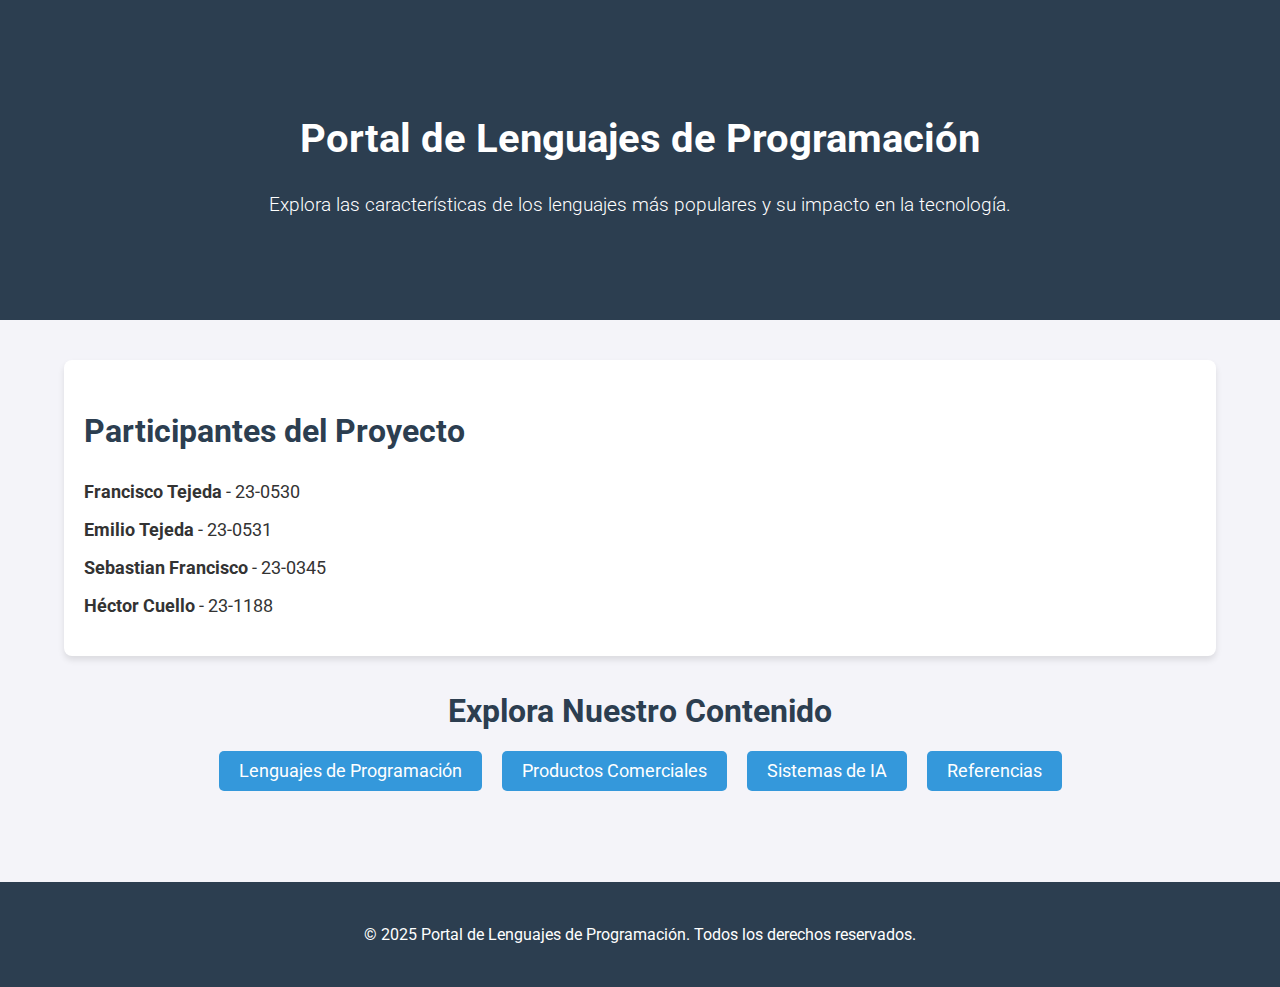
<file: index.html>
<!DOCTYPE html>
<html lang="es">
<head>
    <meta charset="UTF-8">
    <meta name="viewport" content="width=device-width, initial-scale=1.0">
    <title>Portal de Lenguajes de Programación</title>
    <link rel="stylesheet" href="css/styles.css">
    <link href="https://fonts.googleapis.com/css2?family=Roboto:wght@400;700&family=Open+Sans:wght@400;700&display=swap" rel="stylesheet">
</head>
<body>
    <header class="header">
        <div class="container">
            <h1>Portal de Lenguajes de Programación</h1>
            <p>Explora las características de los lenguajes más populares y su impacto en la tecnología.</p>
        </div>
    </header>
    <main class="main container">
        <section class="participantes">
            <h2>Participantes del Proyecto</h2>
            <ul>
                <li><strong>Francisco Tejeda</strong> - 23-0530</li>
                <li><strong>Emilio Tejeda</strong> - 23-0531</li>
                <li><strong>Sebastian Francisco</strong> - 23-0345</li>
                <li><strong>Héctor Cuello</strong> - 23-1188</li>
            </ul>
        </section>
        <nav class="navegacion">
            <h2>Explora Nuestro Contenido</h2>
            <ul>
                <li><a href="lenguajes.html">Lenguajes de Programación</a></li>
                <li><a href="productos.html">Productos Comerciales</a></li>
                <li><a href="ia-sistemas.html">Sistemas de IA</a></li>
                <li><a href="referencias.html">Referencias</a></li>
            </ul>
        </nav>
    </main>
    <footer class="footer">
        <div class="container">
            <p>&copy; 2025 Portal de Lenguajes de Programación. Todos los derechos reservados.</p>
        </div>
    </footer>
</body>
</html>
</file>
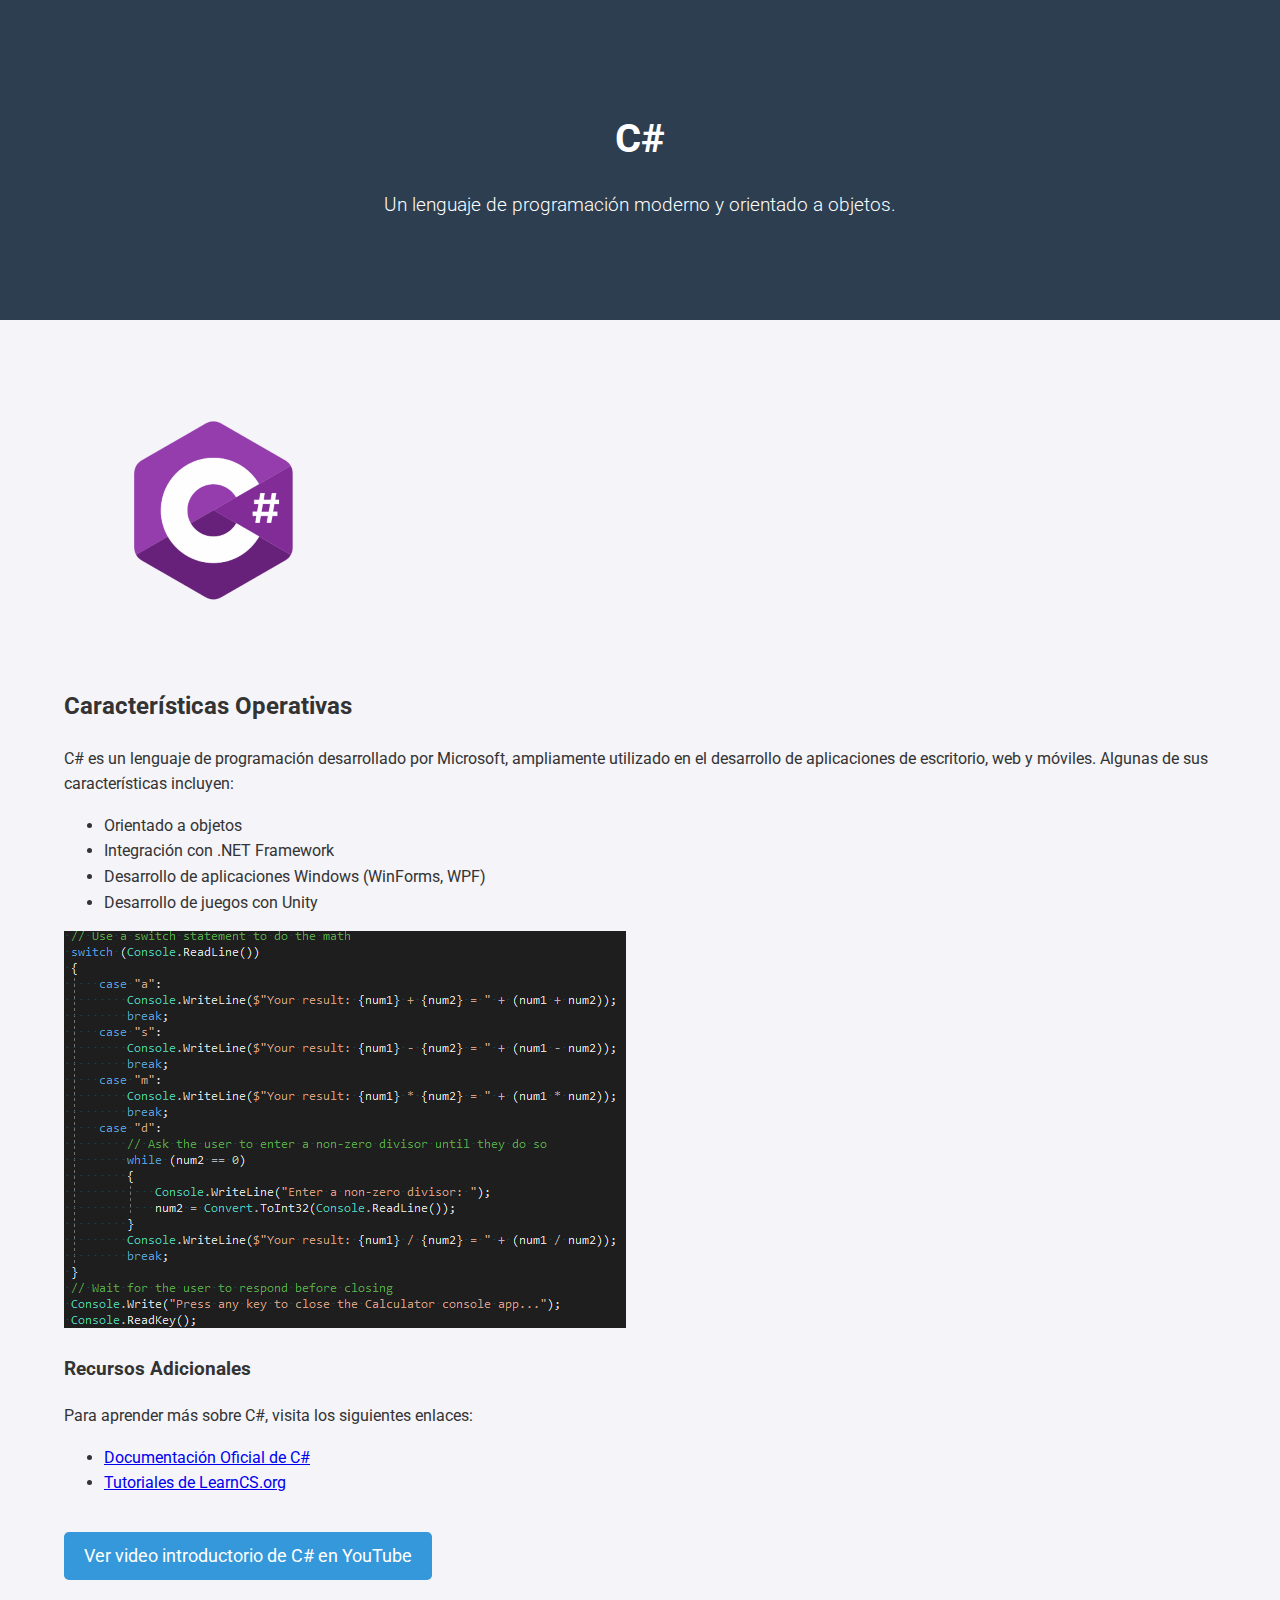
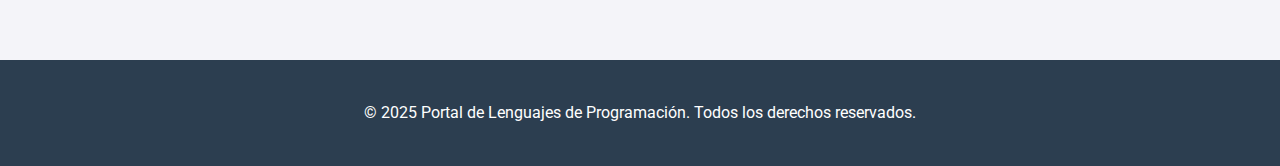
<file: csharp.html>
<!DOCTYPE html>
<html lang="es">
<head>
    <meta charset="UTF-8">
    <meta name="viewport" content="width=device-width, initial-scale=1.0">
    <title>C#</title>
    <link rel="stylesheet" href="css/styles.css">
    <link href="https://fonts.googleapis.com/css2?family=Roboto:wght@400;700&family=Open+Sans:wght@400;700&display=swap" rel="stylesheet">
</head>
<body>
    <header class="header">
        <div class="container">
            <h1>C#</h1>
            <p>Un lenguaje de programación moderno y orientado a objetos.</p>
        </div>
    </header>
    <main class="main container">
        <section class="lenguaje-detalle">
            <!-- Logo de C# -->
            <img src="img/logos/csharp-logo.png" alt="Logo de C#" class="lenguaje-logo">
            
            <h2>Características Operativas</h2>
            <p>C# es un lenguaje de programación desarrollado por Microsoft, ampliamente utilizado en el desarrollo de aplicaciones de escritorio, web y móviles. Algunas de sus características incluyen:</p>
            <ul>
                <li>Orientado a objetos</li>
                <li>Integración con .NET Framework</li>
                <li>Desarrollo de aplicaciones Windows (WinForms, WPF)</li>
                <li>Desarrollo de juegos con Unity</li>
            </ul>
            
            <!-- Captura de código en C# -->
            <img src="img/screenshots/csharp-code.jpg" alt="Código en C#" class="lenguaje-screenshot">
            
            <h3>Recursos Adicionales</h3>
            <p>Para aprender más sobre C#, visita los siguientes enlaces:</p>
            <ul>
                <li><a href="https://docs.microsoft.com/en-us/dotnet/csharp/" target="_blank">Documentación Oficial de C#</a></li>
                <li><a href="https://www.learncs.org" target="_blank">Tutoriales de LearnCS.org</a></li>
            </ul>
            
            <!-- Botón para ver el video en YouTube -->
            <a href="https://www.youtube.com/watch?v=owLCcaJM1uM" target="_blank" class="video-link">
                Ver video introductorio de C# en YouTube
            </a>
        </section>
    </main>
    <footer class="footer">
        <div class="container">
            <p>&copy; 2025 Portal de Lenguajes de Programación. Todos los derechos reservados.</p>
        </div>
    </footer>
</body>
</html>
</file>
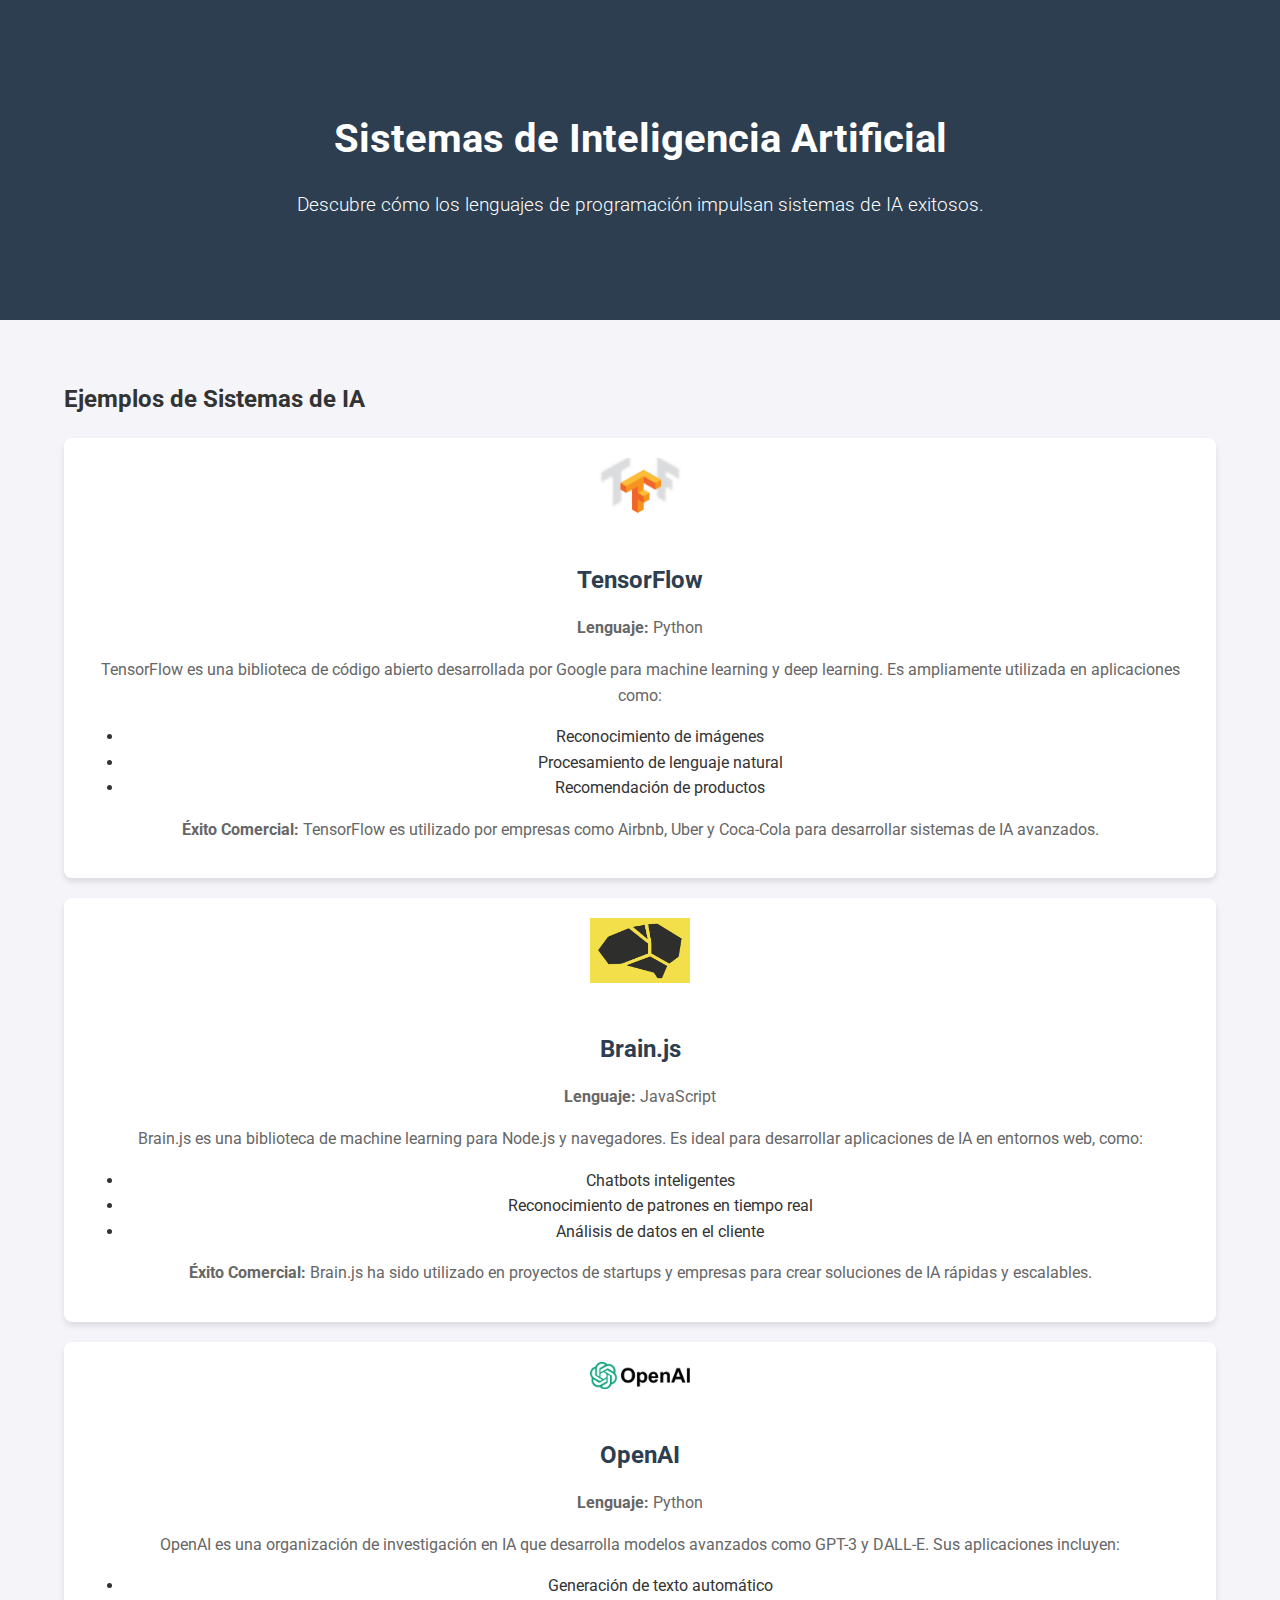
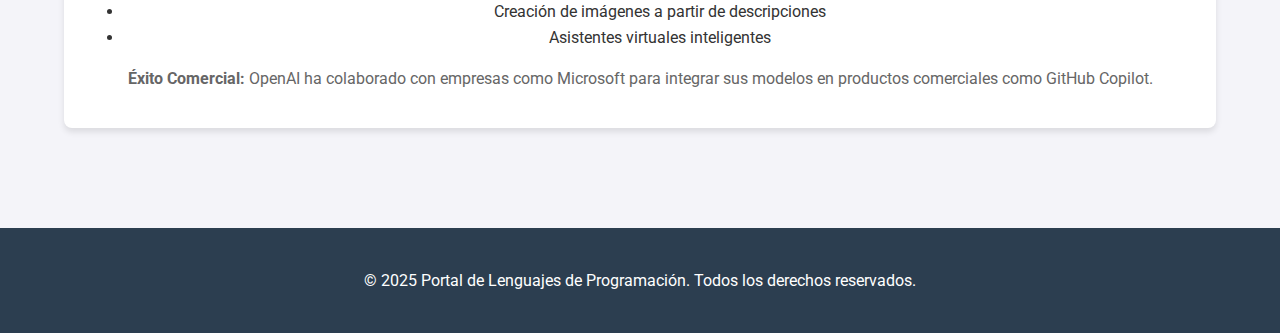
<file: ia-sistemas.html>
<!DOCTYPE html>
<html lang="es">
<head>
    <meta charset="UTF-8">
    <meta name="viewport" content="width=device-width, initial-scale=1.0">
    <title>Sistemas de IA</title>
    <link rel="stylesheet" href="css/styles.css">
    <link href="https://fonts.googleapis.com/css2?family=Roboto:wght@400;700&family=Open+Sans:wght@400;700&display=swap" rel="stylesheet">
</head>
<body>
    <header class="header">
        <div class="container">
            <h1>Sistemas de Inteligencia Artificial</h1>
            <p>Descubre cómo los lenguajes de programación impulsan sistemas de IA exitosos.</p>
        </div>
    </header>
    <main class="main container">
        <section class="ia-sistemas">
            <h2>Ejemplos de Sistemas de IA</h2>
            <div class="ia-grid">
                <!-- TensorFlow -->
                <div class="ia-card">
                    <img src="img/ia/tensorflow.png" alt="TensorFlow Logo" class="ia-logo">
                    <h3>TensorFlow</h3>
                    <p><strong>Lenguaje:</strong> Python</p>
                    <p>TensorFlow es una biblioteca de código abierto desarrollada por Google para machine learning y deep learning. Es ampliamente utilizada en aplicaciones como:</p>
                    <ul>
                        <li>Reconocimiento de imágenes</li>
                        <li>Procesamiento de lenguaje natural</li>
                        <li>Recomendación de productos</li>
                    </ul>
                    <p><strong>Éxito Comercial:</strong> TensorFlow es utilizado por empresas como Airbnb, Uber y Coca-Cola para desarrollar sistemas de IA avanzados.</p>
                </div>
                <!-- Brain.js -->
                <div class="ia-card">
                    <img src="img/ia/brainjs.png" alt="Brain.js Logo" class="ia-logo">
                    <h3>Brain.js</h3>
                    <p><strong>Lenguaje:</strong> JavaScript</p>
                    <p>Brain.js es una biblioteca de machine learning para Node.js y navegadores. Es ideal para desarrollar aplicaciones de IA en entornos web, como:</p>
                    <ul>
                        <li>Chatbots inteligentes</li>
                        <li>Reconocimiento de patrones en tiempo real</li>
                        <li>Análisis de datos en el cliente</li>
                    </ul>
                    <p><strong>Éxito Comercial:</strong> Brain.js ha sido utilizado en proyectos de startups y empresas para crear soluciones de IA rápidas y escalables.</p>
                </div>
                <!-- OpenAI -->
                <div class="ia-card">
                    <img src="img/ia/openai.png" alt="OpenAI Logo" class="ia-logo">
                    <h3>OpenAI</h3>
                    <p><strong>Lenguaje:</strong> Python</p>
                    <p>OpenAI es una organización de investigación en IA que desarrolla modelos avanzados como GPT-3 y DALL-E. Sus aplicaciones incluyen:</p>
                    <ul>
                        <li>Generación de texto automático</li>
                        <li>Creación de imágenes a partir de descripciones</li>
                        <li>Asistentes virtuales inteligentes</li>
                    </ul>
                    <p><strong>Éxito Comercial:</strong> OpenAI ha colaborado con empresas como Microsoft para integrar sus modelos en productos comerciales como GitHub Copilot.</p>
                </div>
            </div>
        </section>
    </main>
    <footer class="footer">
        <div class="container">
            <p>&copy; 2025 Portal de Lenguajes de Programación. Todos los derechos reservados.</p>
        </div>
    </footer>
</body>
</html>
</file>
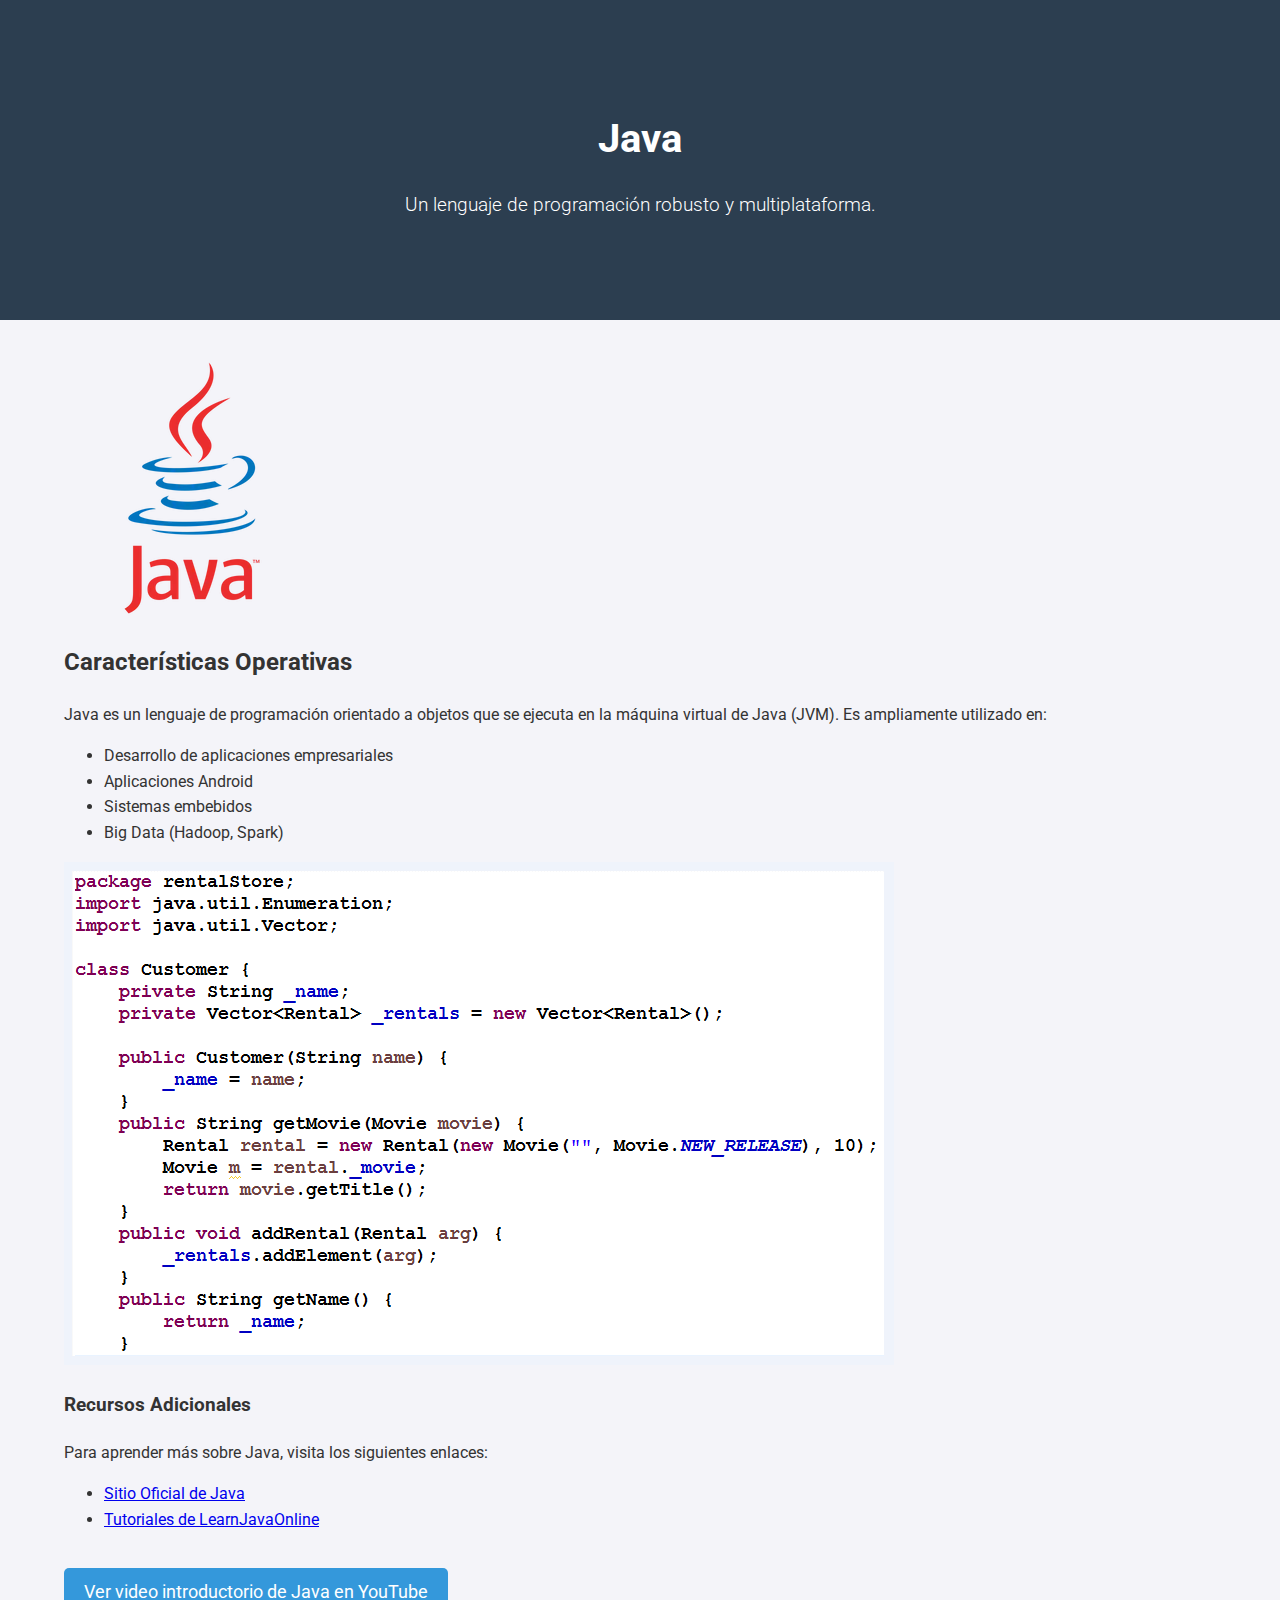
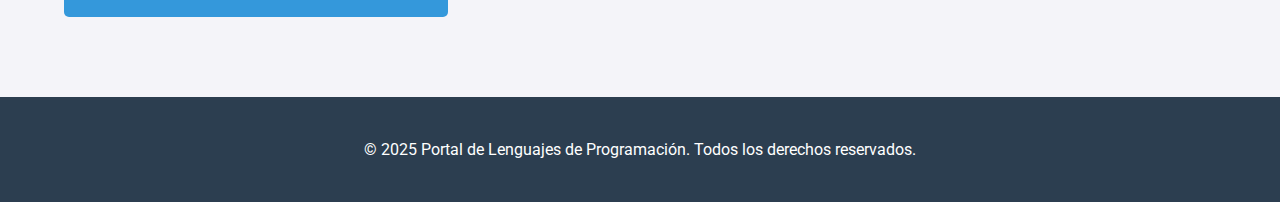
<file: java.html>
<!DOCTYPE html>
<html lang="es">
<head>
    <meta charset="UTF-8">
    <meta name="viewport" content="width=device-width, initial-scale=1.0">
    <title>Java</title>
    <link rel="stylesheet" href="css/styles.css">
    <link href="https://fonts.googleapis.com/css2?family=Roboto:wght@400;700&family=Open+Sans:wght@400;700&display=swap" rel="stylesheet">
</head>
<body>
    <header class="header">
        <div class="container">
            <h1>Java</h1>
            <p>Un lenguaje de programación robusto y multiplataforma.</p>
        </div>
    </header>
    <main class="main container">
        <section class="lenguaje-detalle">
            <!-- Logo de Java -->
            <img src="img/logos/java-logo.png" alt="Logo de Java" class="lenguaje-logo">
            
            <h2>Características Operativas</h2>
            <p>Java es un lenguaje de programación orientado a objetos que se ejecuta en la máquina virtual de Java (JVM). Es ampliamente utilizado en:</p>
            <ul>
                <li>Desarrollo de aplicaciones empresariales</li>
                <li>Aplicaciones Android</li>
                <li>Sistemas embebidos</li>
                <li>Big Data (Hadoop, Spark)</li>
            </ul>
            
            <!-- Captura de código en Java -->
            <img src="img/screenshots/java-code.jpg" alt="Código en Java" class="lenguaje-screenshot">
            
            <h3>Recursos Adicionales</h3>
            <p>Para aprender más sobre Java, visita los siguientes enlaces:</p>
            <ul>
                <li><a href="https://www.java.com" target="_blank">Sitio Oficial de Java</a></li>
                <li><a href="https://www.learnjavaonline.org" target="_blank">Tutoriales de LearnJavaOnline</a></li>
            </ul>
            
            <!-- Botón para ver el video en YouTube -->
            <a href="https://www.youtube.com/watch?v=E8weQyNVWug" target="_blank" class="video-link">
                Ver video introductorio de Java en YouTube
            </a>
        </section>
    </main>
    <footer class="footer">
        <div class="container">
            <p>&copy; 2025 Portal de Lenguajes de Programación. Todos los derechos reservados.</p>
        </div>
    </footer>
</body>
</html>
</file>
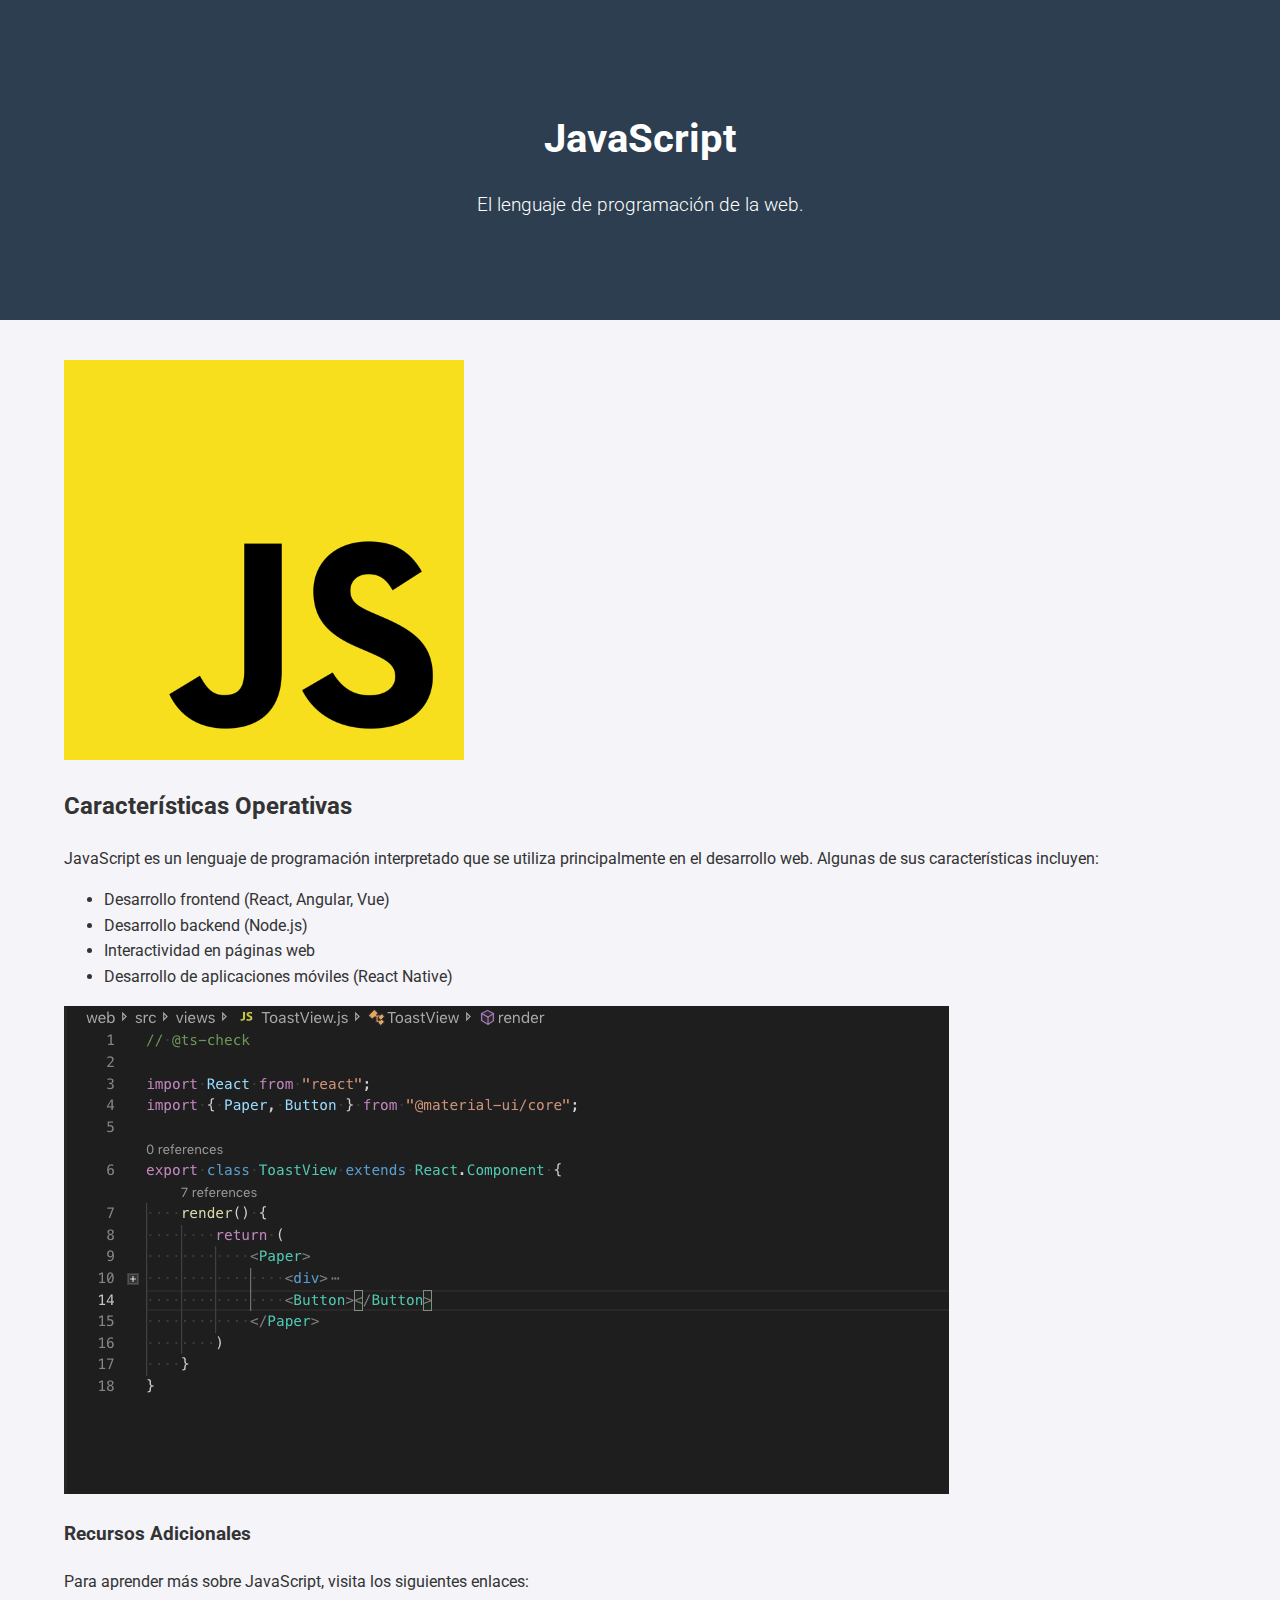
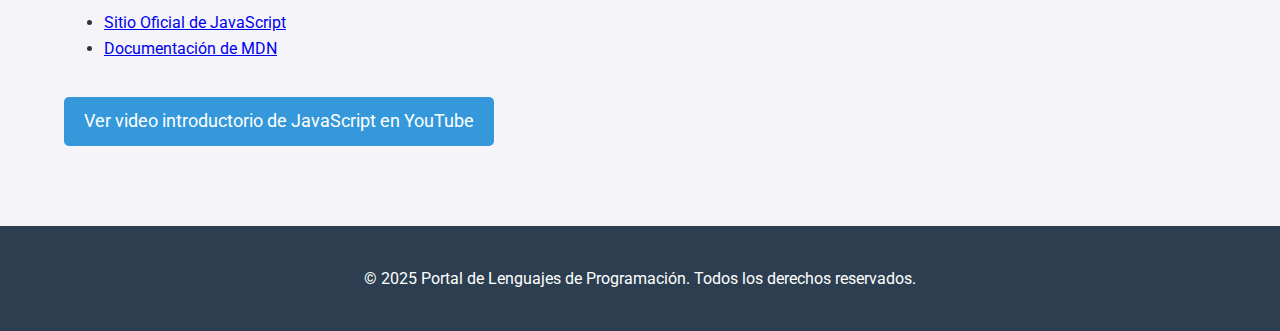
<file: javascript.html>
<!DOCTYPE html>
<html lang="es">
<head>
    <meta charset="UTF-8">
    <meta name="viewport" content="width=device-width, initial-scale=1.0">
    <title>JavaScript</title>
    <link rel="stylesheet" href="css/styles.css">
    <link href="https://fonts.googleapis.com/css2?family=Roboto:wght@400;700&family=Open+Sans:wght@400;700&display=swap" rel="stylesheet">
</head>
<body>
    <header class="header">
        <div class="container">
            <h1>JavaScript</h1>
            <p>El lenguaje de programación de la web.</p>
        </div>
    </header>
    <main class="main container">
        <section class="lenguaje-detalle">
            <!-- Logo de JavaScript -->
            <img src="img/logos/javascript-logo.png" alt="Logo de JavaScript" class="lenguaje-logo">
            
            <h2>Características Operativas</h2>
            <p>JavaScript es un lenguaje de programación interpretado que se utiliza principalmente en el desarrollo web. Algunas de sus características incluyen:</p>
            <ul>
                <li>Desarrollo frontend (React, Angular, Vue)</li>
                <li>Desarrollo backend (Node.js)</li>
                <li>Interactividad en páginas web</li>
                <li>Desarrollo de aplicaciones móviles (React Native)</li>
            </ul>
            
            <!-- Captura de código en JavaScript -->
            <img src="img/screenshots/javascript-code.jpg" alt="Código en JavaScript" class="lenguaje-screenshot">
            
            <h3>Recursos Adicionales</h3>
            <p>Para aprender más sobre JavaScript, visita los siguientes enlaces:</p>
            <ul>
                <li><a href="https://www.javascript.com" target="_blank">Sitio Oficial de JavaScript</a></li>
                <li><a href="https://developer.mozilla.org/en-US/docs/Web/JavaScript" target="_blank">Documentación de MDN</a></li>
            </ul>
            
            <!-- Botón para ver el video en YouTube -->
            <a href="https://www.youtube.com/watch?v=04T_Zj0PBOc" target="_blank" class="video-link">
                Ver video introductorio de JavaScript en YouTube
            </a>
        </section>
    </main>
    <footer class="footer">
        <div class="container">
            <p>&copy; 2025 Portal de Lenguajes de Programación. Todos los derechos reservados.</p>
        </div>
    </footer>
</body>
</html>
</file>
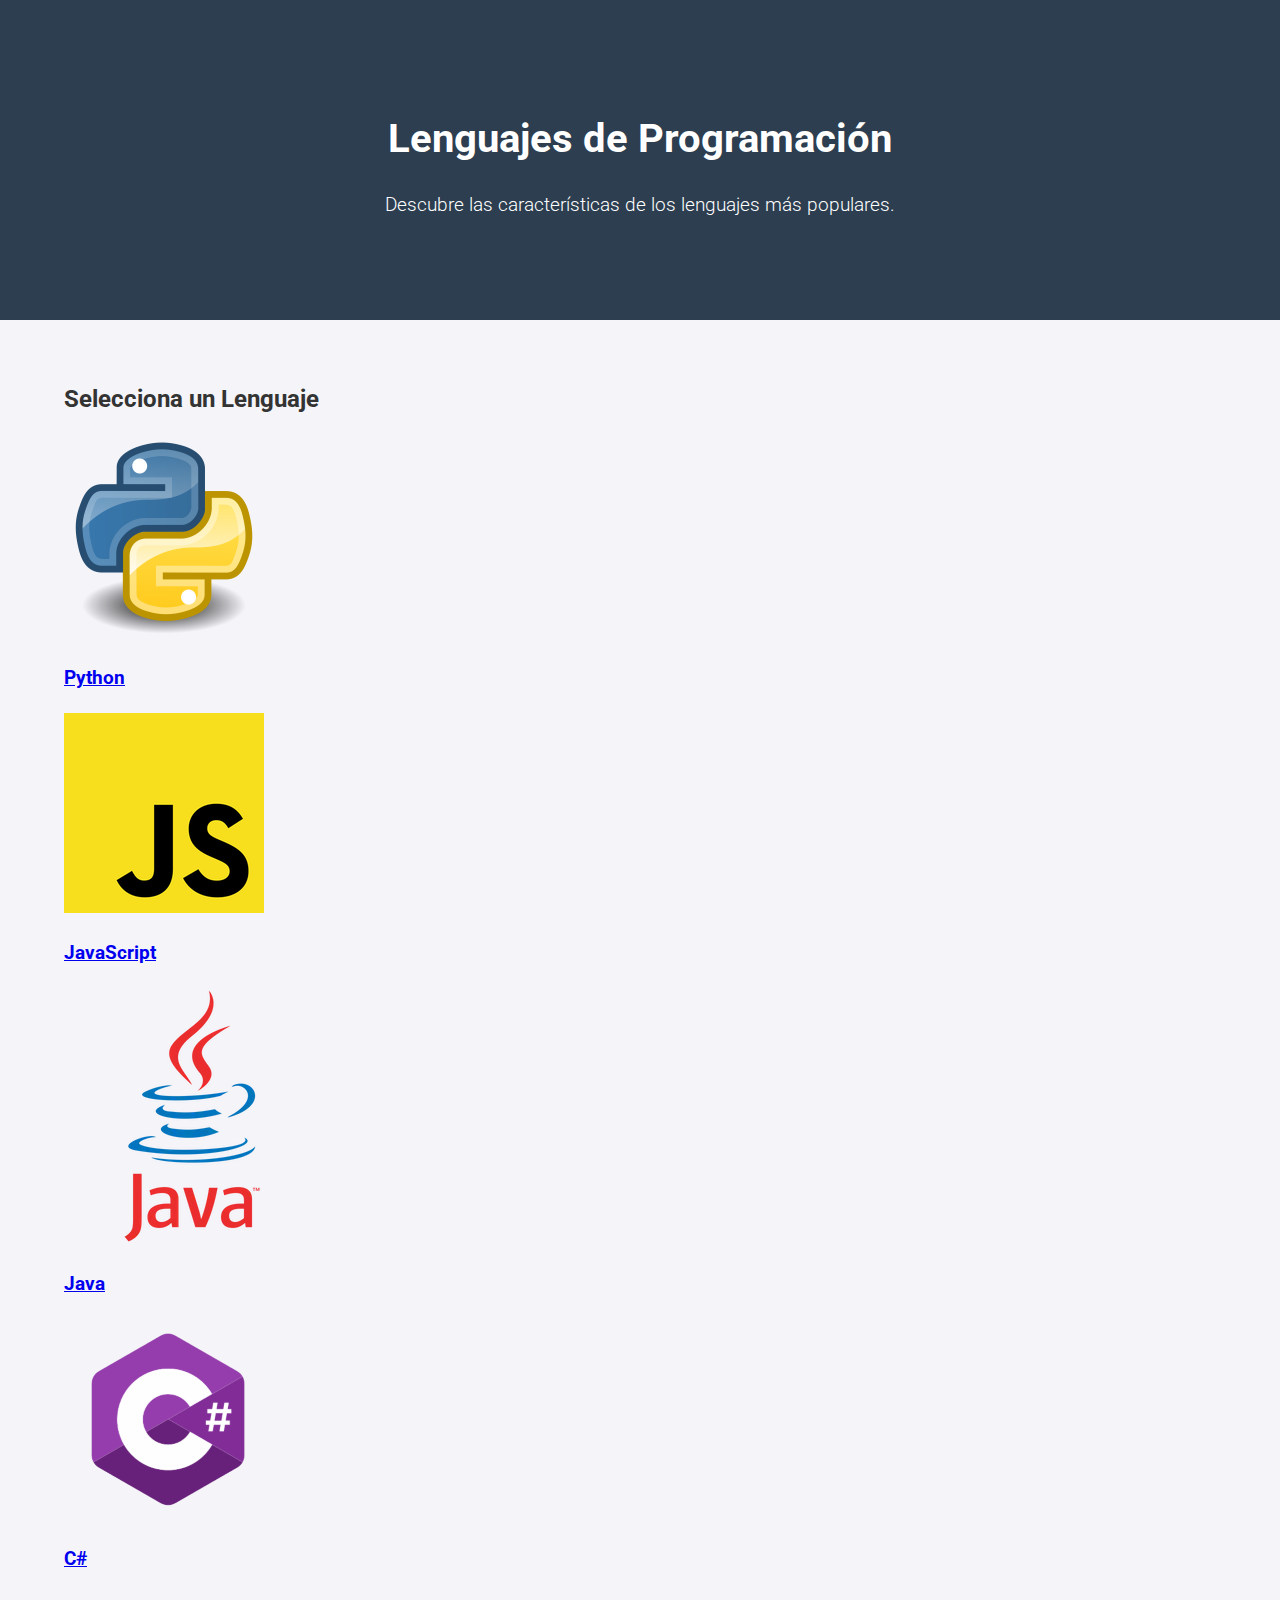
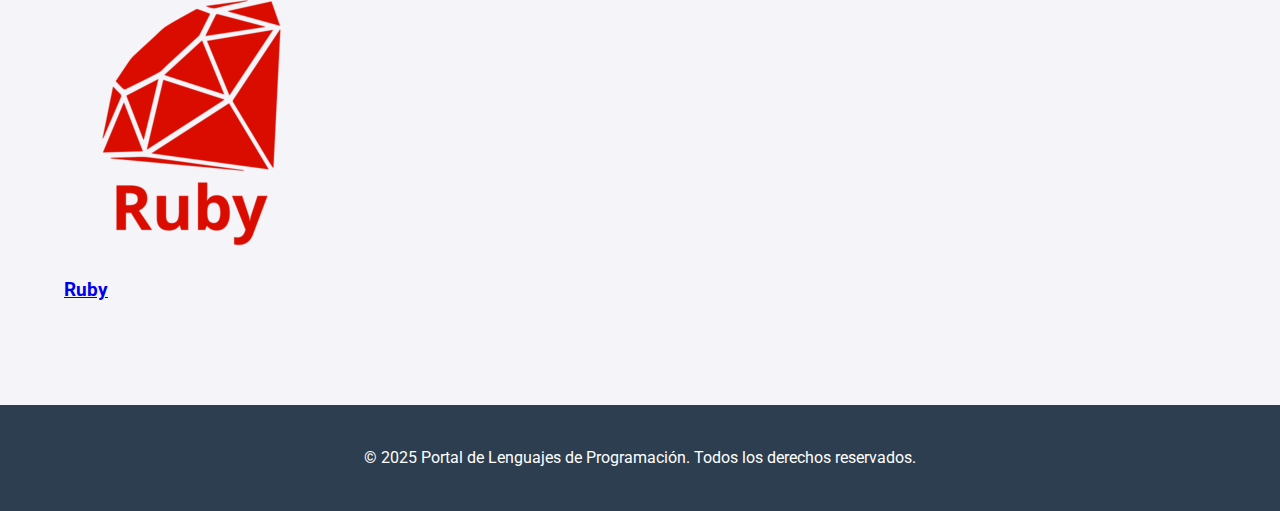
<file: lenguajes.html>
<!DOCTYPE html>
<html lang="es">
<head>
    <meta charset="UTF-8">
    <meta name="viewport" content="width=device-width, initial-scale=1.0">
    <title>Lenguajes de Programación</title>
    <link rel="stylesheet" href="css/styles.css">
    <link href="https://fonts.googleapis.com/css2?family=Roboto:wght@400;700&family=Open+Sans:wght@400;700&display=swap" rel="stylesheet">
</head>
<body>
    <header class="header">
        <div class="container">
            <h1>Lenguajes de Programación</h1>
            <p>Descubre las características de los lenguajes más populares.</p>
        </div>
    </header>
    <main class="main container">
        <section class="lenguajes">
            <h2>Selecciona un Lenguaje</h2>
            <div class="lenguajes-grid">
                <a href="python.html" class="lenguaje-card">
                    <img src="img/python-logo.png" alt="Python Logo">
                    <h3>Python</h3>
                </a>
                <a href="javascript.html" class="lenguaje-card">
                    <img src="img/javascript-logo.png" alt="JavaScript Logo">
                    <h3>JavaScript</h3>
                </a>
                <a href="java.html" class="lenguaje-card">
                    <img src="img/java-logo.png" alt="Java Logo">
                    <h3>Java</h3>
                </a>
                <a href="csharp.html" class="lenguaje-card">
                    <img src="img/csharp-logo.png" alt="C# Logo">
                    <h3>C#</h3>
                </a>
                <a href="ruby.html" class="lenguaje-card">
                    <img src="img/ruby-logo.png" alt="Ruby Logo">
                    <h3>Ruby</h3>
                </a>
            </div>
        </section>
    </main>
    <footer class="footer">
        <div class="container">
            <p>&copy; 2025 Portal de Lenguajes de Programación. Todos los derechos reservados.</p>
        </div>
    </footer>
</body>
</html>
</file>
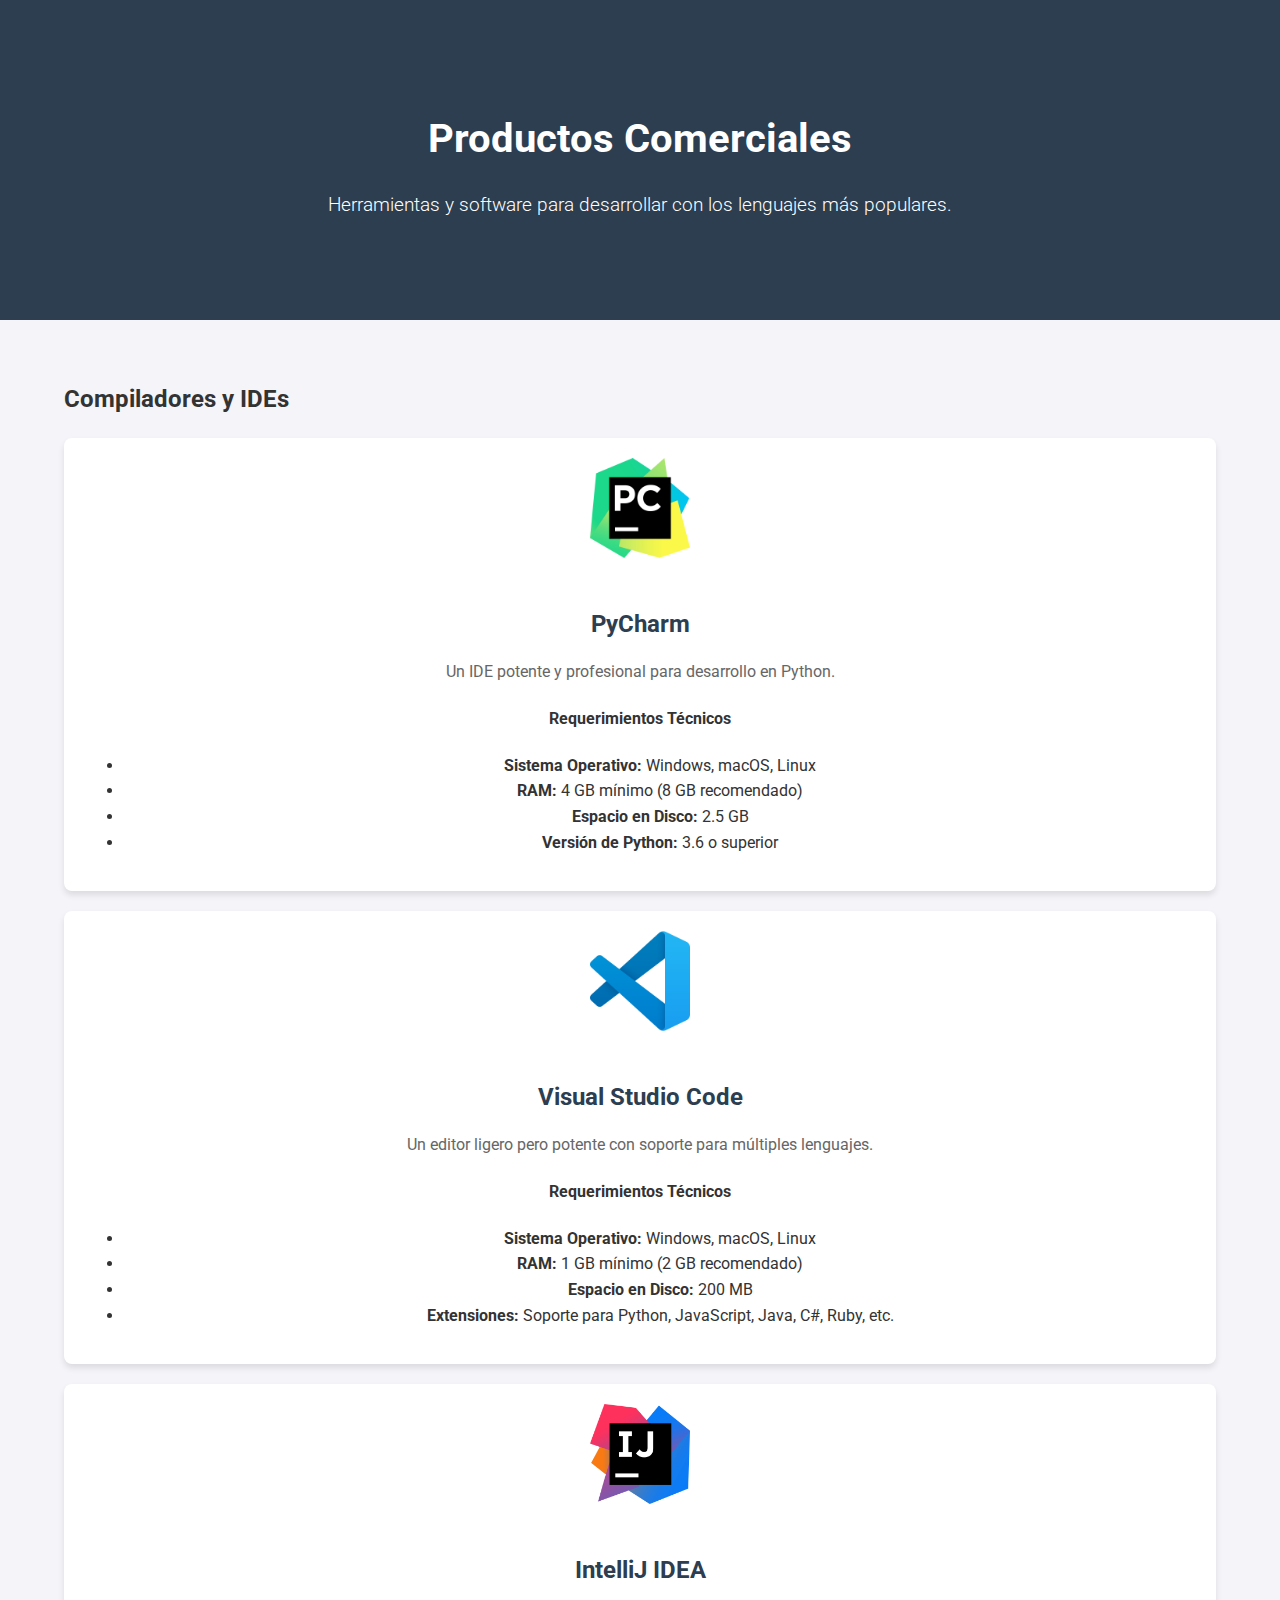
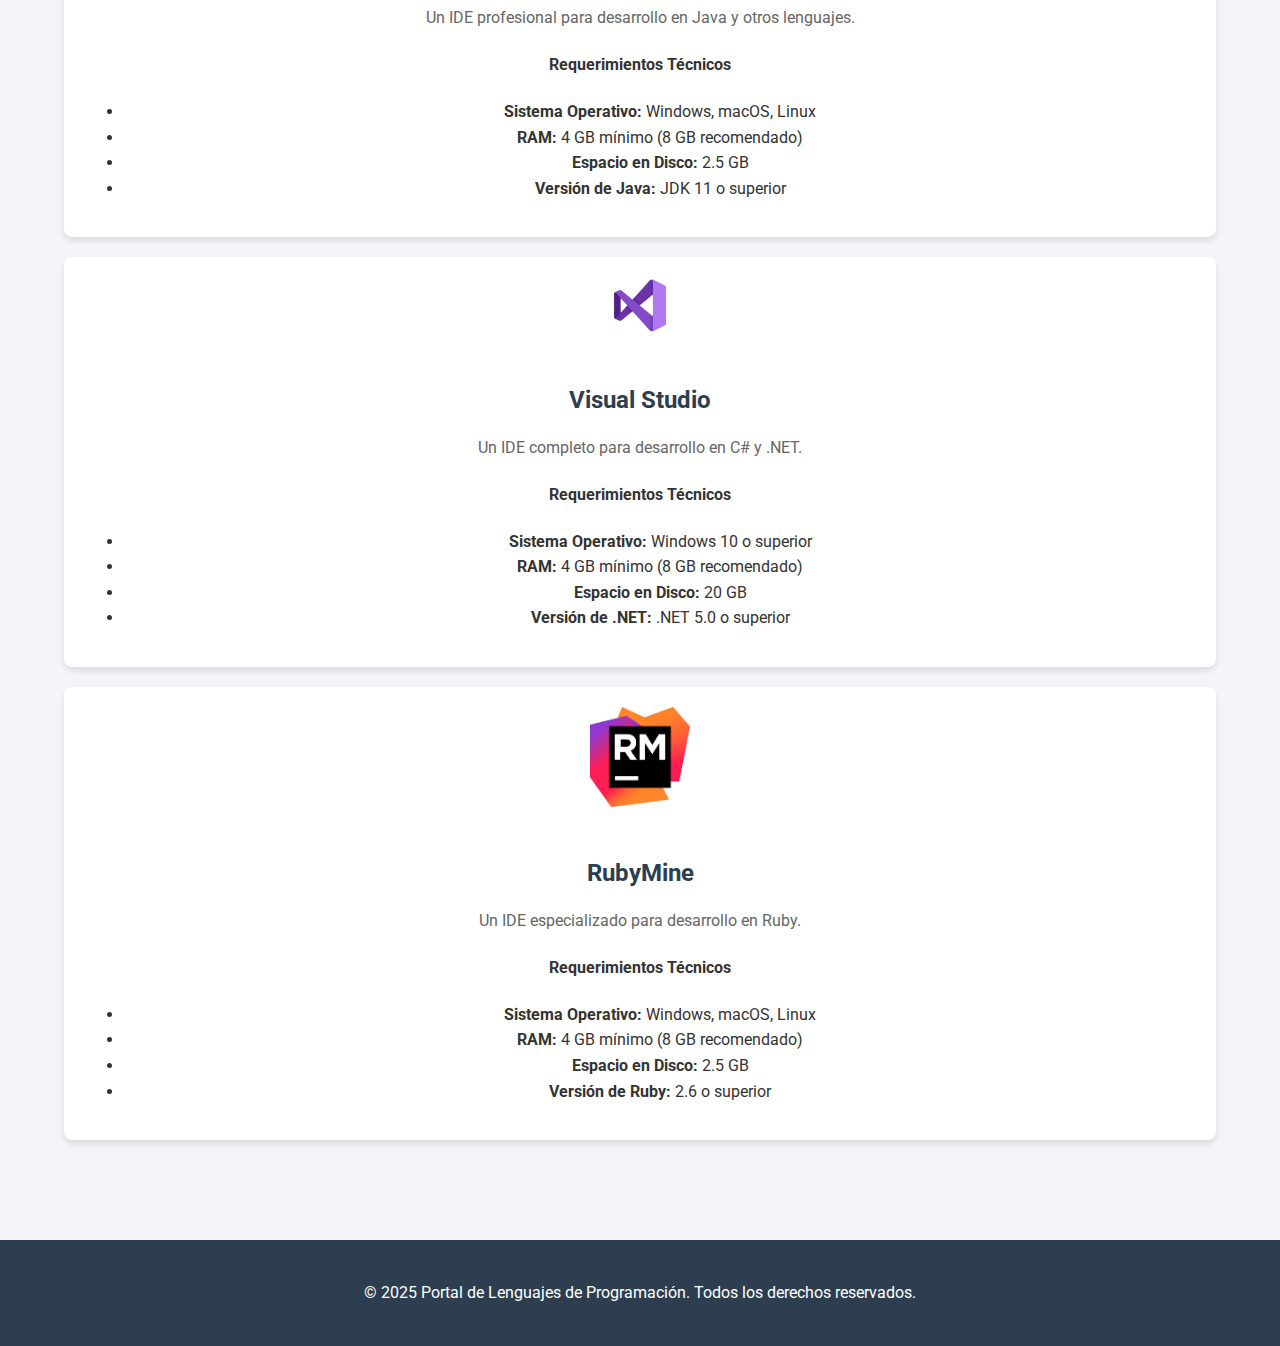
<file: productos.html>
<!DOCTYPE html>
<html lang="es">
<head>
    <meta charset="UTF-8">
    <meta name="viewport" content="width=device-width, initial-scale=1.0">
    <title>Productos Comerciales</title>
    <link rel="stylesheet" href="css/styles.css">
    <link href="https://fonts.googleapis.com/css2?family=Roboto:wght@400;700&family=Open+Sans:wght@400;700&display=swap" rel="stylesheet">
</head>
<body>
    <header class="header">
        <div class="container">
            <h1>Productos Comerciales</h1>
            <p>Herramientas y software para desarrollar con los lenguajes más populares.</p>
        </div>
    </header>
    <main class="main container">
        <section class="productos">
            <h2>Compiladores y IDEs</h2>
            <div class="productos-grid">
                <!-- PyCharm -->
                <div class="producto-card">
                    <img src="img/productos/pycharm.png" alt="PyCharm Logo" class="producto-logo">
                    <h3>PyCharm</h3>
                    <p>Un IDE potente y profesional para desarrollo en Python.</p>
                    <h4>Requerimientos Técnicos</h4>
                    <ul>
                        <li><strong>Sistema Operativo:</strong> Windows, macOS, Linux</li>
                        <li><strong>RAM:</strong> 4 GB mínimo (8 GB recomendado)</li>
                        <li><strong>Espacio en Disco:</strong> 2.5 GB</li>
                        <li><strong>Versión de Python:</strong> 3.6 o superior</li>
                    </ul>
                </div>
                <!-- Visual Studio Code -->
                <div class="producto-card">
                    <img src="img/productos/vscode.png" alt="Visual Studio Code Logo" class="producto-logo">
                    <h3>Visual Studio Code</h3>
                    <p>Un editor ligero pero potente con soporte para múltiples lenguajes.</p>
                    <h4>Requerimientos Técnicos</h4>
                    <ul>
                        <li><strong>Sistema Operativo:</strong> Windows, macOS, Linux</li>
                        <li><strong>RAM:</strong> 1 GB mínimo (2 GB recomendado)</li>
                        <li><strong>Espacio en Disco:</strong> 200 MB</li>
                        <li><strong>Extensiones:</strong> Soporte para Python, JavaScript, Java, C#, Ruby, etc.</li>
                    </ul>
                </div>
                <!-- IntelliJ IDEA -->
                <div class="producto-card">
                    <img src="img/productos/intellij.png" alt="IntelliJ IDEA Logo" class="producto-logo">
                    <h3>IntelliJ IDEA</h3>
                    <p>Un IDE profesional para desarrollo en Java y otros lenguajes.</p>
                    <h4>Requerimientos Técnicos</h4>
                    <ul>
                        <li><strong>Sistema Operativo:</strong> Windows, macOS, Linux</li>
                        <li><strong>RAM:</strong> 4 GB mínimo (8 GB recomendado)</li>
                        <li><strong>Espacio en Disco:</strong> 2.5 GB</li>
                        <li><strong>Versión de Java:</strong> JDK 11 o superior</li>
                    </ul>
                </div>
                <!-- Visual Studio -->
                <div class="producto-card">
                    <img src="img/productos/visualstudio.png" alt="Visual Studio Logo" class="producto-logo">
                    <h3>Visual Studio</h3>
                    <p>Un IDE completo para desarrollo en C# y .NET.</p>
                    <h4>Requerimientos Técnicos</h4>
                    <ul>
                        <li><strong>Sistema Operativo:</strong> Windows 10 o superior</li>
                        <li><strong>RAM:</strong> 4 GB mínimo (8 GB recomendado)</li>
                        <li><strong>Espacio en Disco:</strong> 20 GB</li>
                        <li><strong>Versión de .NET:</strong> .NET 5.0 o superior</li>
                    </ul>
                </div>
                <!-- RubyMine -->
                <div class="producto-card">
                    <img src="img/productos/rubymine.png" alt="RubyMine Logo" class="producto-logo">
                    <h3>RubyMine</h3>
                    <p>Un IDE especializado para desarrollo en Ruby.</p>
                    <h4>Requerimientos Técnicos</h4>
                    <ul>
                        <li><strong>Sistema Operativo:</strong> Windows, macOS, Linux</li>
                        <li><strong>RAM:</strong> 4 GB mínimo (8 GB recomendado)</li>
                        <li><strong>Espacio en Disco:</strong> 2.5 GB</li>
                        <li><strong>Versión de Ruby:</strong> 2.6 o superior</li>
                    </ul>
                </div>
            </div>
        </section>
    </main>
    <footer class="footer">
        <div class="container">
            <p>&copy; 2025 Portal de Lenguajes de Programación. Todos los derechos reservados.</p>
        </div>
    </footer>
</body>
</html>
</file>
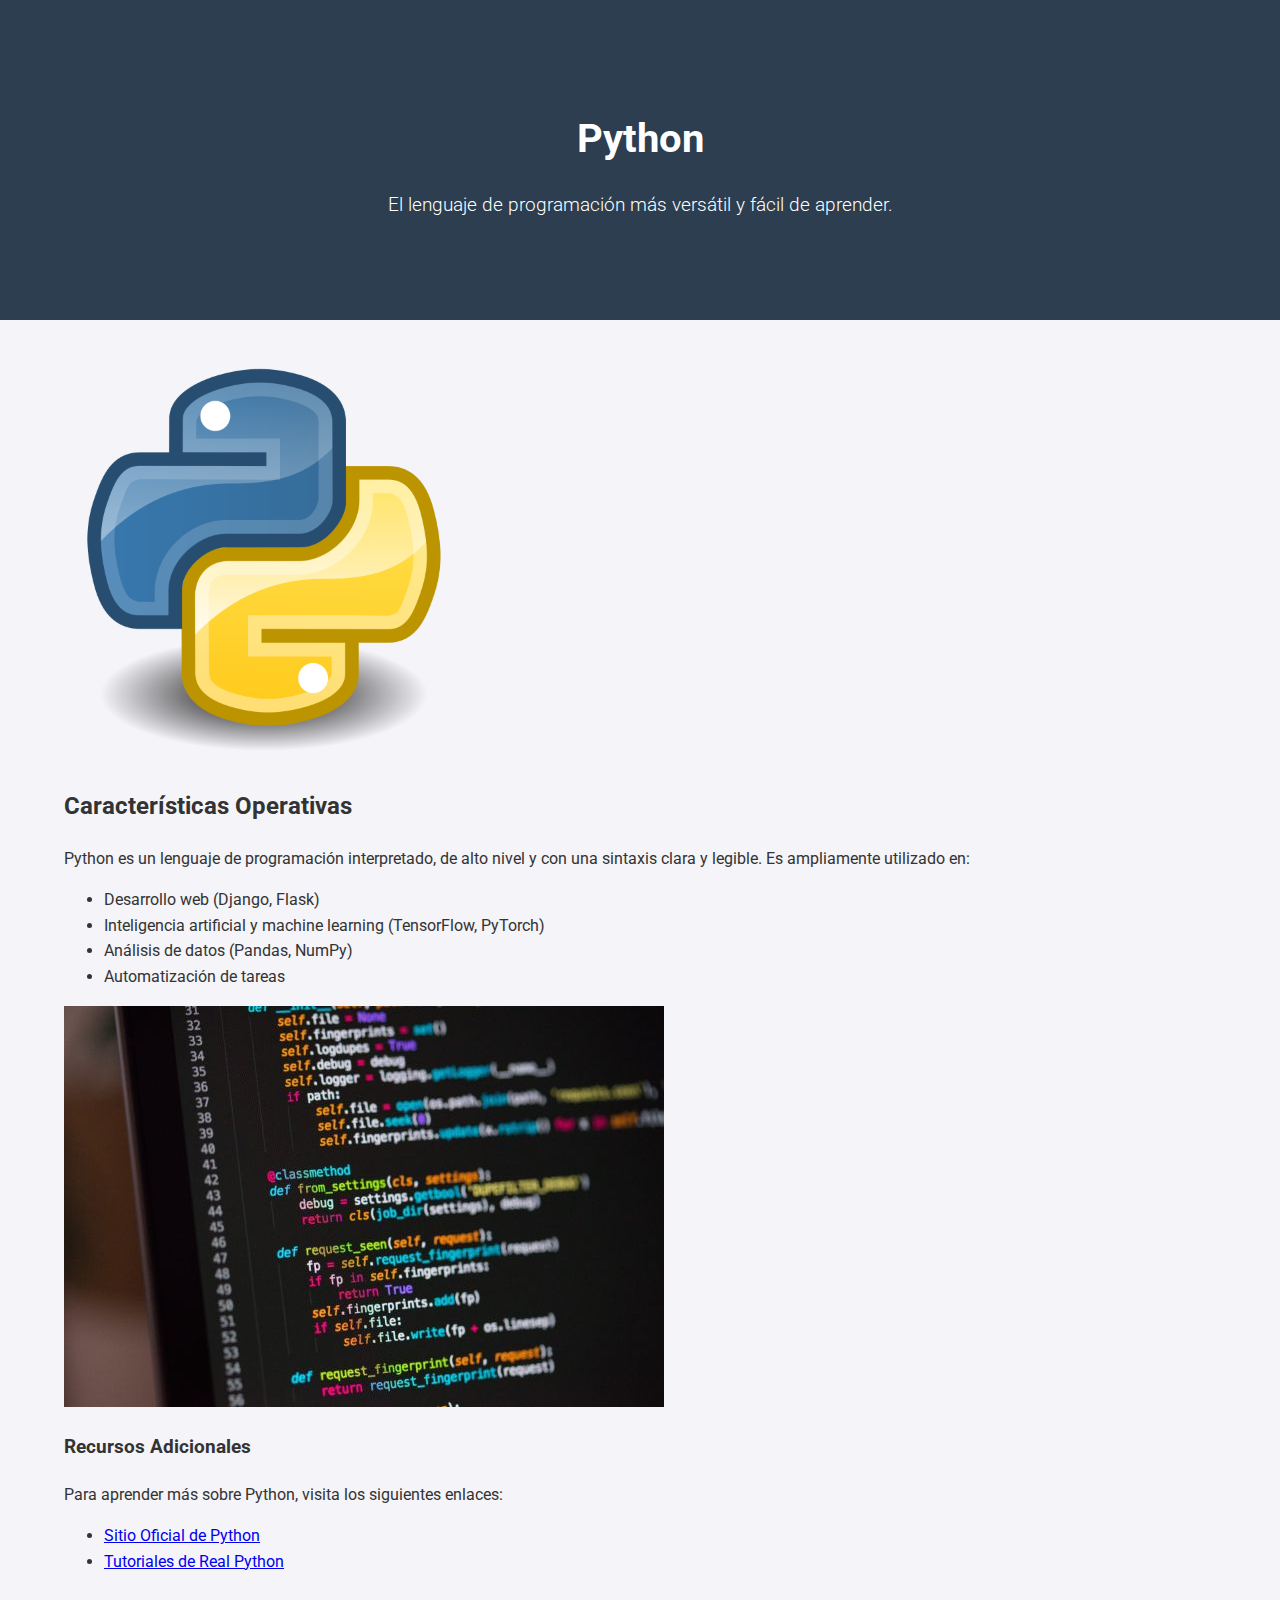
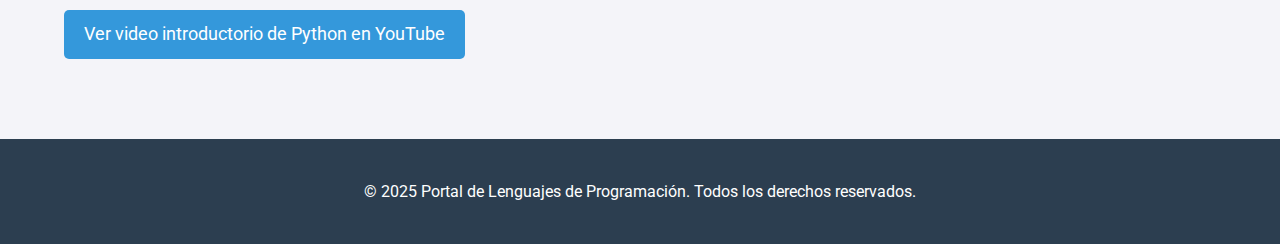
<file: python.html>
<!DOCTYPE html>
<html lang="es">
<head>
    <meta charset="UTF-8">
    <meta name="viewport" content="width=device-width, initial-scale=1.0">
    <title>Python</title>
    <link rel="stylesheet" href="css/styles.css">
    <link href="https://fonts.googleapis.com/css2?family=Roboto:wght@400;700&family=Open+Sans:wght@400;700&display=swap" rel="stylesheet">
</head>
<body>
    <header class="header">
        <div class="container">
            <h1>Python</h1>
            <p>El lenguaje de programación más versátil y fácil de aprender.</p>
        </div>
    </header>
    <main class="main container">
        <section class="lenguaje-detalle">
            <!-- Logo de Python -->
            <img src="img/logos/python-logo.png" alt="Logo de Python" class="lenguaje-logo">
            
            <h2>Características Operativas</h2>
            <p>Python es un lenguaje de programación interpretado, de alto nivel y con una sintaxis clara y legible. Es ampliamente utilizado en:</p>
            <ul>
                <li>Desarrollo web (Django, Flask)</li>
                <li>Inteligencia artificial y machine learning (TensorFlow, PyTorch)</li>
                <li>Análisis de datos (Pandas, NumPy)</li>
                <li>Automatización de tareas</li>
            </ul>
            
            <!-- Captura de código en Python -->
            <img src="img/screenshots/python-code.jpg" alt="Código en Python" class="lenguaje-screenshot">
            
            <h3>Recursos Adicionales</h3>
            <p>Para aprender más sobre Python, visita los siguientes enlaces:</p>
            <ul>
                <li><a href="https://www.python.org" target="_blank">Sitio Oficial de Python</a></li>
                <li><a href="https://realpython.com" target="_blank">Tutoriales de Real Python</a></li>
            </ul>
            
            <!-- Botón para ver el video en YouTube -->
            <a href="https://www.youtube.com/watch?v=zRjbwI4K7xc" target="_blank" class="video-link">
                Ver video introductorio de Python en YouTube
            </a>
        </section>
    </main>
    <footer class="footer">
        <div class="container">
            <p>&copy; 2025 Portal de Lenguajes de Programación. Todos los derechos reservados.</p>
        </div>
    </footer>
</body>
</html>
</file>
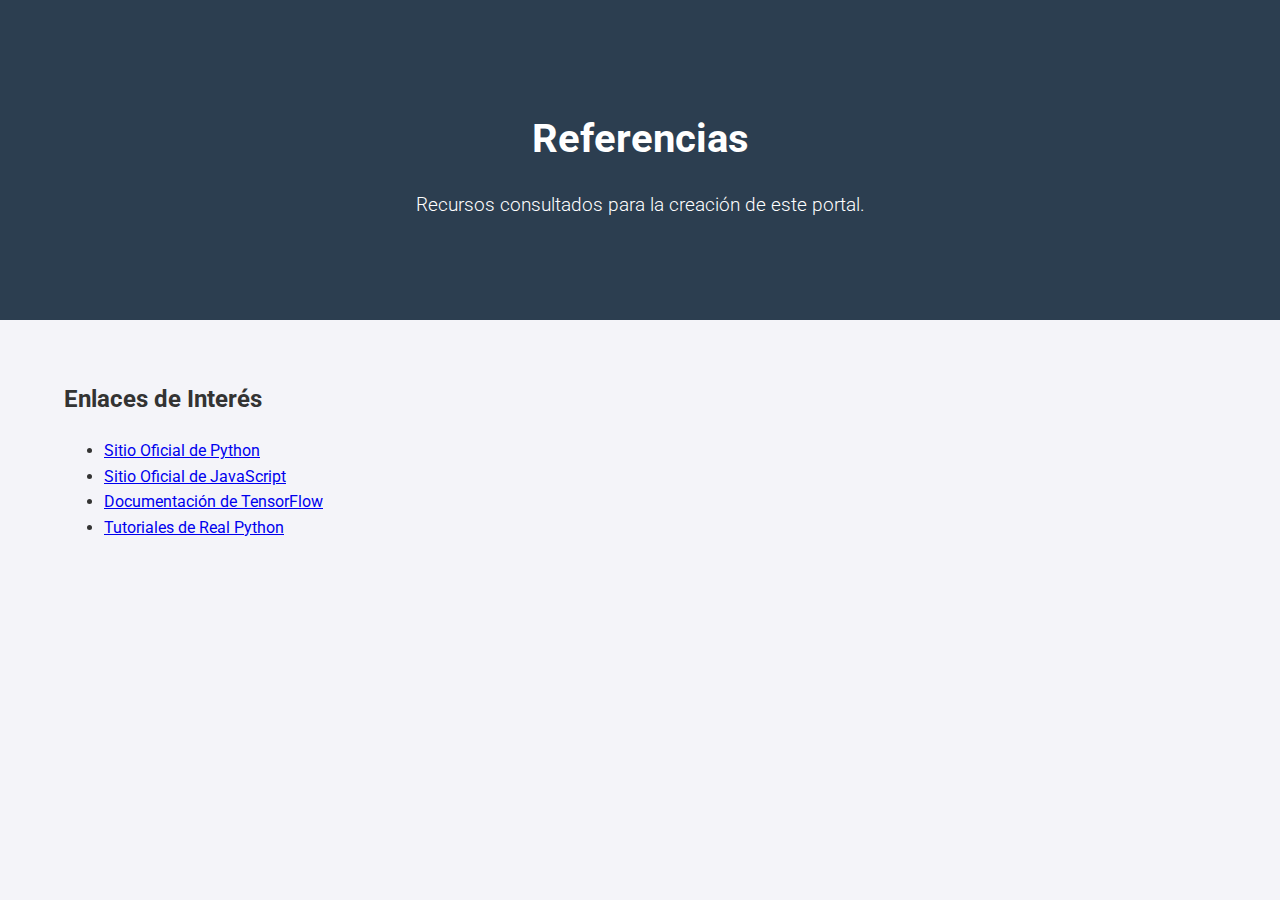
<file: referencias.html>
<!DOCTYPE html>
<html lang="es">
<head>
    <meta charset="UTF-8">
    <meta name="viewport" content="width=device-width, initial-scale=1.0">
    <title>Referencias</title>
    <link rel="stylesheet" href="css/styles.css">
    <link href="https://fonts.googleapis.com/css2?family=Roboto:wght@400;700&family=Open+Sans:wght@400;700&display=swap" rel="stylesheet">
</head>
<body>
    <header class="header">
        <div class="container">
            <h1>Referencias</h1>
            <p>Recursos consultados para la creación de este portal.</p>
        </div>
    </header>
    <main class="main container">
        <section class="referencias">
            <h2>Enlaces de Interés</h2>
            <ul>
                <li><a href="https://www.python.org" target="_blank">Sitio Oficial de Python</a></li>
                <li><a href="https://www.javascript.com" target="_blank">Sitio Oficial de JavaScript</a></li>
                <li><a href="https://www.tensorflow.org" target="_blank">Documentación de TensorFlow</a></li>
                <li><a href="https://realpython.com" target="_blank">Tutoriales de Real Python</a></li>
            </ul>
</file>
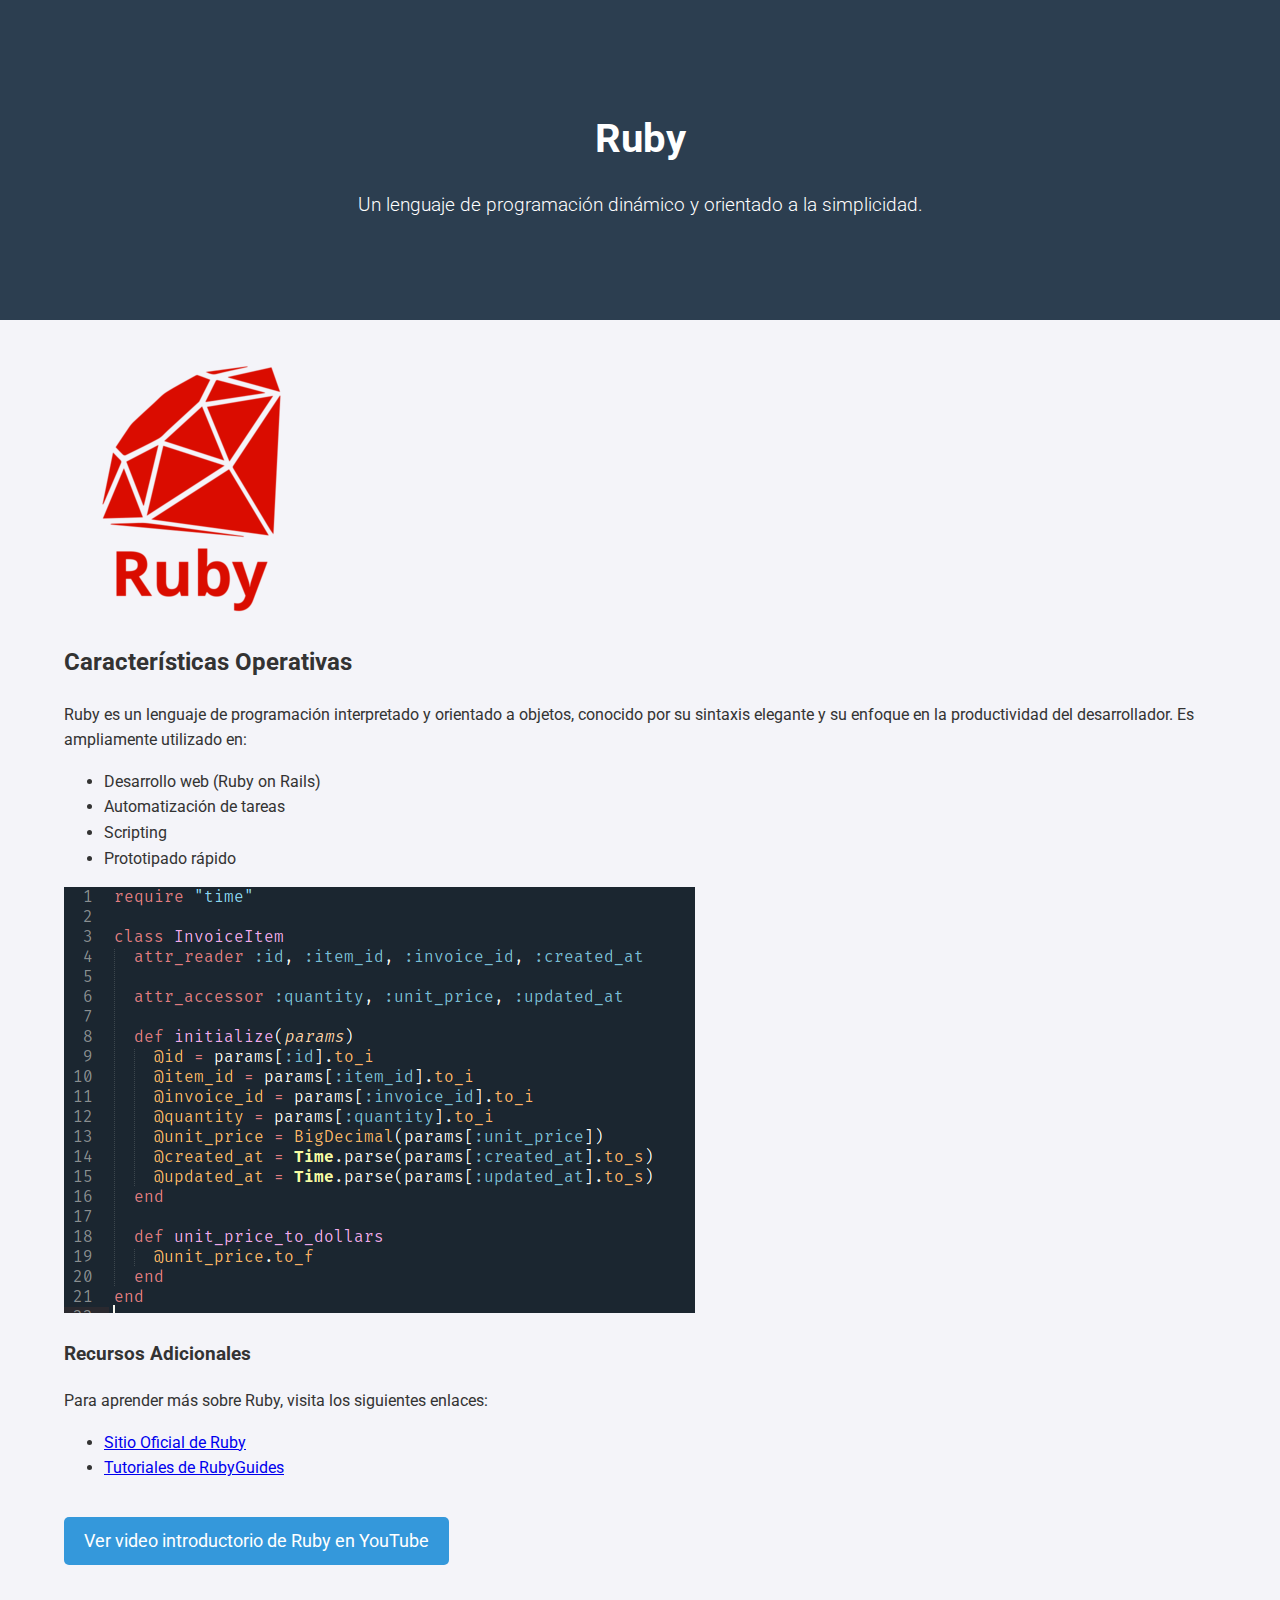
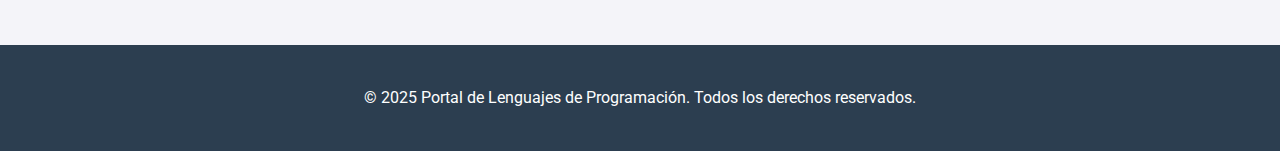
<file: ruby.html>
<!DOCTYPE html>
<html lang="es">
<head>
    <meta charset="UTF-8">
    <meta name="viewport" content="width=device-width, initial-scale=1.0">
    <title>Ruby</title>
    <link rel="stylesheet" href="css/styles.css">
    <link href="https://fonts.googleapis.com/css2?family=Roboto:wght@400;700&family=Open+Sans:wght@400;700&display=swap" rel="stylesheet">
</head>
<body>
    <header class="header">
        <div class="container">
            <h1>Ruby</h1>
            <p>Un lenguaje de programación dinámico y orientado a la simplicidad.</p>
        </div>
    </header>
    <main class="main container">
        <section class="lenguaje-detalle">
            <!-- Logo de Ruby -->
            <img src="img/logos/ruby-logo.png" alt="Logo de Ruby" class="lenguaje-logo">
            
            <h2>Características Operativas</h2>
            <p>Ruby es un lenguaje de programación interpretado y orientado a objetos, conocido por su sintaxis elegante y su enfoque en la productividad del desarrollador. Es ampliamente utilizado en:</p>
            <ul>
                <li>Desarrollo web (Ruby on Rails)</li>
                <li>Automatización de tareas</li>
                <li>Scripting</li>
                <li>Prototipado rápido</li>
            </ul>
            
            <!-- Captura de código en Ruby -->
            <img src="img/screenshots/ruby-code.jpg" alt="Código en Ruby" class="lenguaje-screenshot">
            
            <h3>Recursos Adicionales</h3>
            <p>Para aprender más sobre Ruby, visita los siguientes enlaces:</p>
            <ul>
                <li><a href="https://www.ruby-lang.org" target="_blank">Sitio Oficial de Ruby</a></li>
                <li><a href="https://www.rubyguides.com" target="_blank">Tutoriales de RubyGuides</a></li>
            </ul>
            
            <!-- Botón para ver el video en YouTube -->
            <a href="https://www.youtube.com/watch?v=wWu-CyjwFdE" target="_blank" class="video-link">
                Ver video introductorio de Ruby en YouTube
            </a>
        </section>
    </main>
    <footer class="footer">
        <div class="container">
            <p>&copy; 2025 Portal de Lenguajes de Programación. Todos los derechos reservados.</p>
        </div>
    </footer>
</body>
</html>
</file>
<file: css/styles.css>
/* Estilos generales */
body {
    font-family: 'Roboto', sans-serif;
    margin: 0;
    padding: 0;
    background-color: #f4f4f9;
    color: #333;
    line-height: 1.6;
}

.container {
    width: 90%;
    max-width: 1200px;
    margin: 0 auto;
    padding: 20px;
}

/* Header */
.header {
    background-color: #2c3e50;
    color: #fff;
    padding: 60px 0;
    text-align: center;
}

.header h1 {
    font-size: 2.5rem;
    margin-bottom: 10px;
}

.header p {
    font-size: 1.2rem;
    font-weight: 300;
}

/* Main */
.main {
    padding: 40px 0;
}

.participantes {
    background-color: #fff;
    padding: 20px;
    border-radius: 8px;
    box-shadow: 0 4px 6px rgba(0, 0, 0, 0.1);
    margin-bottom: 30px;
}

.participantes h2 {
    font-size: 2rem;
    margin-bottom: 20px;
    color: #2c3e50;
}

.participantes ul {
    list-style-type: none;
    padding: 0;
}

.participantes ul li {
    font-size: 1.1rem;
    margin-bottom: 10px;
}

/* Navegación */
.navegacion {
    text-align: center;
}

.navegacion h2 {
    font-size: 2rem;
    margin-bottom: 20px;
    color: #2c3e50;
}

.navegacion ul {
    list-style-type: none;
    padding: 0;
    display: flex;
    justify-content: center;
    gap: 20px;
}

.navegacion ul li a {
    text-decoration: none;
    color: #fff;
    background-color: #3498db;
    padding: 10px 20px;
    border-radius: 5px;
    font-size: 1.1rem;
    transition: background-color 0.3s ease;
}

.navegacion ul li a:hover {
    background-color: #2980b9;
}

/* Footer */
.footer {
    background-color: #2c3e50;
    color: #fff;
    text-align: center;
    padding: 20px 0;
    margin-top: 40px;
}

.footer p {
    margin: 0;
    font-size: 1rem;
}

/* Estilo para el enlace de video */
.video-link {
    display: inline-block;
    margin-top: 20px;
    padding: 10px 20px;
    background-color: #3498db;
    color: #fff;
    text-decoration: none;
    border-radius: 5px;
    font-size: 1.1rem;
    transition: background-color 0.3s ease;
}

.video-link:hover {
    background-color: #2980b9;
}

/* Estilos para los logos de productos */
.producto-logo {
    width: 100px;
    height: auto;
    margin-bottom: 15px;
}

/* Estilos para los logos de IA */
.ia-logo {
    width: 100px;
    height: auto;
    margin-bottom: 15px;
}

/* Estilos para las tarjetas de productos y IA */
.producto-card, .ia-card {
    background-color: #fff;
    padding: 20px;
    border-radius: 8px;
    box-shadow: 0 4px 6px rgba(0, 0, 0, 0.1);
    text-align: center;
    margin-bottom: 20px;
}

.producto-card h3, .ia-card h3 {
    font-size: 1.5rem;
    margin-bottom: 10px;
    color: #2c3e50;
}

.producto-card p, .ia-card p {
    font-size: 1rem;
    color: #666;
}
</file>
